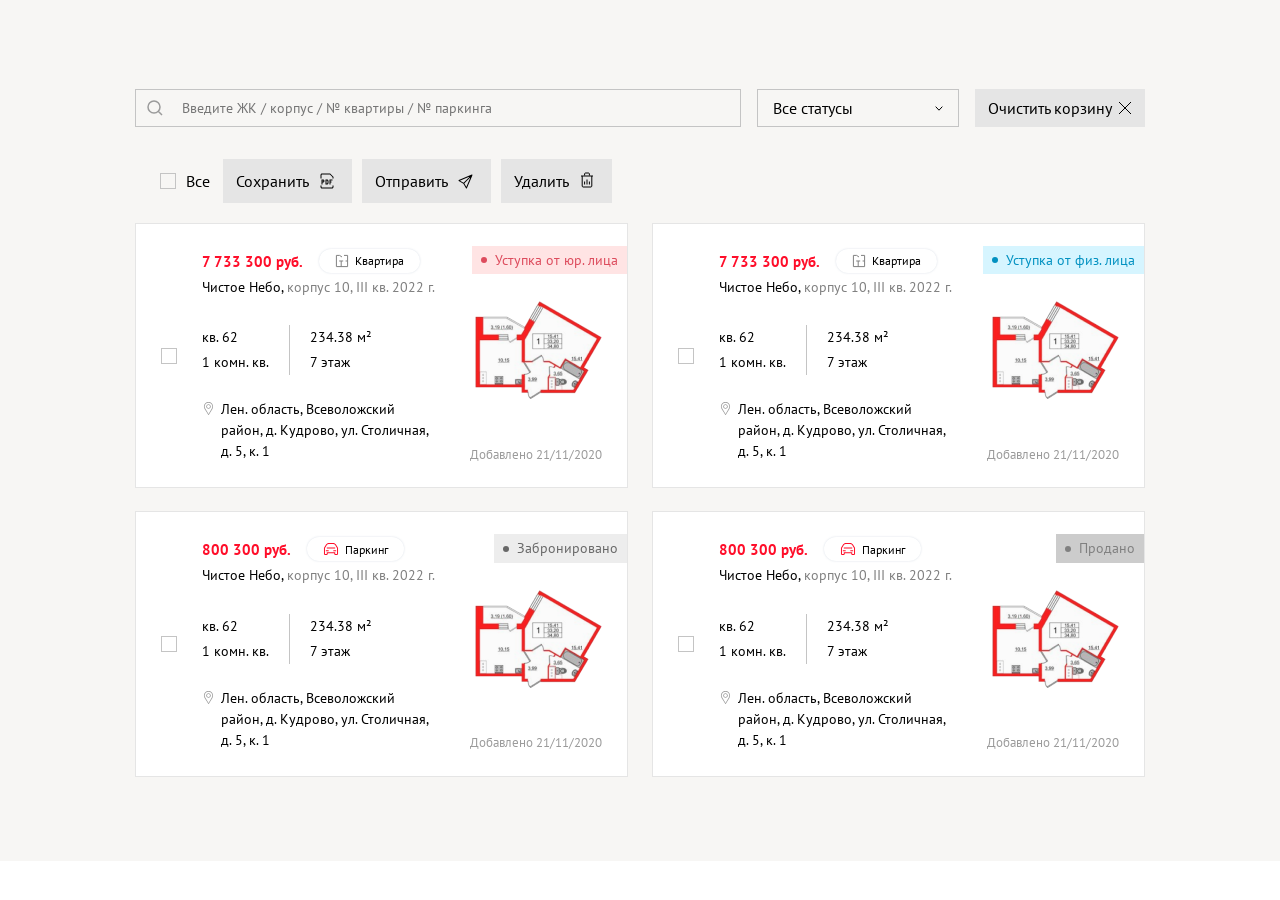
<file: index.html>
<!DOCTYPE html>
<html lang="ru">
<head>
    <meta charset="UTF-8">
    <meta http-equiv="X-UA-Compatible" content="IE=edge">
    <meta name="viewport" content="width=device-width, initial-scale=1.0">
    <link rel="preconnect" href="https://fonts.googleapis.com">
    <link rel="preconnect" href="https://fonts.gstatic.com" crossorigin>
    <link href="https://fonts.googleapis.com/css2?family=PT+Sans:wght@400;700&display=swap" rel="stylesheet">
    <link rel="stylesheet" href="css/normalize.css">
    <link rel="stylesheet" href="css/style.css">
    <title>Тестовое задание</title>
</head>
<body>

    <main class="main">
        <div class="container">
            <div class="nav"> 
                <div class="nav-search">
                    <input type="text" class="input nav-search__input" placeholder="Введите ЖК / корпус / № квартиры / № паркинга">
                    <div class="select">
                        <div class="select__header">
                            <span class="select__current">Все статусы</span>
                            <!-- /.select__current -->
                            <img src="img/nav/select.svg" alt="show/close icon" class="select__icon">
                        </div>
                        <!-- /.select__header -->
                        <div class="select__body">
                            <div class="select__item">
                                <label for="input-checkbox-5" class="input-checkbox__label">
                                    <input 
                                        type="checkbox" 
                                        id="input-checkbox-5"
                                        class="input-checbox__none">
                                    <span class="input__checkbox select__checkbox"></span>
                                    <span class="select__text">Забронировано</span>
                                </label>
                            </div>
                            <!-- /.select__item -->
                            <div class="select__item">
                                <label for="input-checkbox-6" class="input-checkbox__label">
                                    <input 
                                        type="checkbox" 
                                        id="input-checkbox-6"
                                        class="input-checbox__none">
                                    <span class="input__checkbox select__checkbox"></span>
                                    <span class="select__text">Продано</span>
                                </label>
                            </div>
                            <!-- /.select__item -->
                            <div class="select__item">
                                <label for="input-checkbox-7" class="input-checkbox__label">
                                    <input 
                                        type="checkbox" 
                                        id="input-checkbox-7"
                                        class="input-checbox__none">
                                    <span class="input__checkbox select__checkbox"></span>
                                    <span class="select__text">Активно</span>
                                </label>
                            </div>
                            <!-- /.select__item -->
                        </div>
                        <!-- /.select__body -->
                    </div>
                    <!-- /.select -->
                    <!-- <select class="nav-search__select">
                        <option value="Все статусы">Все статусы</option>
                        <option value="Забронировано">Забронировано</option>
                        <option value="Продано">Продано</option>
                        <option value="Активно">Активно</option>
                    </select> -->
                    <button class="button nav__button nav-search__button">Очистить корзину <img src="img/nav/clean.svg" alt="clean-icon"></button>
                    <!-- /.button nav__button -->
                </div>
                <!-- /.nav-search-panel -->
                <div class="nav-buttons">
                    <label for="input-checkbox-all" class="input-checkbox__label">
                        <input 
                            type="checkbox" 
                            id="input-checkbox-all"
                            class="nav-buttons__checkbox input-checbox__none">
                        <span class="nav-buttons__fake input__checkbox"></span>
                        <span class="nav-buttons__span">Все</span>
                    </label>
                    <button class="button nav__button nav-buttons__save">Сохранить <img src="img/nav/save.svg" alt="save-icon"></button>
                    <!-- /.button -->
                    <button class="button nav__button nav-buttons__send">Отправить <img src="img/nav/send.svg" alt="send-icon"></button>
                    <!-- /.button -->
                    <button class="button nav__button nav-buttons__remove">Удалить <img src="img/nav/bin.svg" alt="remove-icon"></button>
                    <!-- /.button -->
                </div>
                <!-- /.nav-buttons -->
            </div>
            <!-- /.nav -->
            <section class="plan">
                <div class="plan-item">
                    <div class="plan-item-header">
                        <span class="plan-item-header__price">7 733 300 руб.</span>
                        <!-- /.plan-item-header__price -->
                        <div class="plan-item-header__type">
                            <img src="img/plan/floorplan.svg" alt="plan-icon">
                            <span>Квартира</span>
                            <div class="plan-popup">Подземная встроенно-пристроенная</div>
                            <!-- /.plan-popup -->
                        </div>
                        <!-- /.plan-item-header__type -->
                    </div>
                    <!-- /.plan-item-header -->
                    <div class="plan-item__place">
                        <p><span>Чистое Небо,</span> корпус 10, III кв. 2022 г.</p>
                    </div>
                    <div class="plan-item-info">
                        <div class="plan-item-info-data">
                            <div class="plan-item-info-data__item">
                                <span>кв. 62</span>
                                <span>1 комн. кв.</span>
                            </div>
                            <div class="plan-item-info-data__item">
                                <span>234.38 м²</span>
                                <span>7 этаж</span>
                            </div>
                        </div>
                        <img src="img/plan/plan.png" alt="Планировка">
                    </div>
                    <!-- /.plan-item-info -->
                    <div class="plan-item-footer">
                        <div class="plan-item-footer__address">
                            <img src="img/plan/point.svg" alt="point-icon">
                            <span>Лен. область, Всеволожский район,
                                д. Кудрово, ул. Столичная, д. 5, к. 1</span>
                        </div>
                        <!-- /.plan-item-footer__address -->
                        <div class="plan-item-footer__date">
                            <span>Добавлено 21/11/2020</span>
                        </div>
                        <!-- /.plan-item-footer__date -->
                    </div>
                    <!-- /.plan-item-footer -->
                    <div class="plan-status plan-status-1">
                        <span></span>
                        <p>Уступка от юр. лица</p>
                    </div>

                    <label for="input-checkbox-1" class="input-checkbox__label plan__checkbox">
                        <input 
                            type="checkbox" 
                            id="input-checkbox-1"
                            class="input-checbox__none">
                        <span class="input__checkbox"></span>
                    </label>
                </div>
                <!-- /.plan-item -->

                <div class="plan-item">
                    <div class="plan-item-header">
                        <span class="plan-item-header__price">7 733 300 руб.</span>
                        <!-- /.plan-item-header__price -->
                        <div class="plan-item-header__type">
                            <img src="img/plan/floorplan.svg" alt="plan-icon">
                            <span>Квартира</span>
                            <div class="plan-popup">Подземная встроенно-пристроенная</div>
                            <!-- /.plan-popup -->
                        </div>
                        <!-- /.plan-item-header__type -->
                    </div>
                    <!-- /.plan-item-header -->
                    <div class="plan-item__place">
                        <p><span>Чистое Небо,</span> корпус 10, III кв. 2022 г.</p>
                    </div>
                    <div class="plan-item-info">
                        <div class="plan-item-info-data">
                            <div class="plan-item-info-data__item">
                                <span>кв. 62</span>
                                <span>1 комн. кв.</span>
                            </div>
                            <div class="plan-item-info-data__item">
                                <span>234.38 м²</span>
                                <span>7 этаж</span>
                            </div>
                        </div>
                        <img src="img/plan/plan.png" alt="Планировка">
                    </div>
                    <!-- /.plan-item-info -->
                    <div class="plan-item-footer">
                        <div class="plan-item-footer__address">
                            <img src="img/plan/point.svg" alt="point-icon">
                            <span>Лен. область, Всеволожский район,
                                д. Кудрово, ул. Столичная, д. 5, к. 1</span>
                        </div>
                        <!-- /.plan-item-footer__address -->
                        <div class="plan-item-footer__date">
                            <span>Добавлено 21/11/2020</span>
                        </div>
                        <!-- /.plan-item-footer__date -->
                    </div>
                    <!-- /.plan-item-footer -->
                    <div class="plan-status plan-status-2">
                        <span></span>
                        <p>Уступка от физ. лица</p>
                    </div>

                    <label for="input-checkbox-2" class="input-checkbox__label plan__checkbox">
                        <input 
                            type="checkbox" 
                            id="input-checkbox-2"
                            class="input-checbox__none">
                        <span class="input__checkbox"></span>
                    </label>
                </div>
                <!-- /.plan-item -->

                <div class="plan-item">
                    <div class="plan-item-header">
                        <span class="plan-item-header__price">800 300 руб.</span>
                        <!-- /.plan-item-header__price -->
                        <div class="plan-item-header__type">
                            <img src="img/plan/car.svg" alt="plan-icon">
                            <span>Паркинг</span>
                            <div class="plan-popup">Подземная встроенно-пристроенная</div>
                            <!-- /.plan-popup -->
                        </div>
                        <!-- /.plan-item-header__type -->
                    </div>
                    <!-- /.plan-item-header -->
                    <div class="plan-item__place">
                        <p><span>Чистое Небо,</span> корпус 10, III кв. 2022 г.</p>
                    </div>
                    <div class="plan-item-info">
                        <div class="plan-item-info-data">
                            <div class="plan-item-info-data__item">
                                <span>кв. 62</span>
                                <span>1 комн. кв.</span>
                            </div>
                            <div class="plan-item-info-data__item">
                                <span>234.38 м²</span>
                                <span>7 этаж</span>
                            </div>
                        </div>
                        <img src="img/plan/plan.png" alt="Планировка">
                    </div>
                    <!-- /.plan-item-info -->
                    <div class="plan-item-footer">
                        <div class="plan-item-footer__address">
                            <img src="img/plan/point.svg" alt="point-icon">
                            <span>Лен. область, Всеволожский район,
                                д. Кудрово, ул. Столичная, д. 5, к. 1</span>
                        </div>
                        <!-- /.plan-item-footer__address -->
                        <div class="plan-item-footer__date">
                            <span>Добавлено 21/11/2020</span>
                        </div>
                        <!-- /.plan-item-footer__date -->
                    </div>
                    <!-- /.plan-item-footer -->
                    <div class="plan-status plan-status-3">
                        <span></span>
                        <p>Забронировано</p>
                    </div>

                    <label for="input-checkbox-3" class="input-checkbox__label plan__checkbox">
                        <input 
                            type="checkbox" 
                            id="input-checkbox-3"
                            class="input-checbox__none">
                        <span class="input__checkbox"></span>
                    </label>
                </div>
                <!-- /.plan-item -->

                <div class="plan-item">
                    <div class="plan-item-header">
                        <span class="plan-item-header__price">800 300 руб.</span>
                        <!-- /.plan-item-header__price -->
                        <div class="plan-item-header__type">
                            <img src="img/plan/car.svg" alt="plan-icon">
                            <span>Паркинг</span>
                            <div class="plan-popup">Подземная встроенно-пристроенная</div>
                            <!-- /.plan-popup -->
                        </div>
                        <!-- /.plan-item-header__type -->
                    </div>
                    <!-- /.plan-item-header -->
                    <div class="plan-item__place">
                        <p><span>Чистое Небо,</span> корпус 10, III кв. 2022 г.</p>
                    </div>
                    <div class="plan-item-info">
                        <div class="plan-item-info-data">
                            <div class="plan-item-info-data__item">
                                <span>кв. 62</span>
                                <span>1 комн. кв.</span>
                            </div>
                            <div class="plan-item-info-data__item">
                                <span>234.38 м²</span>
                                <span>7 этаж</span>
                            </div>
                        </div>
                        <img src="img/plan/plan.png" alt="Планировка">
                    </div>
                    <!-- /.plan-item-info -->
                    <div class="plan-item-footer">
                        <div class="plan-item-footer__address">
                            <img src="img/plan/point.svg" alt="point-icon">
                            <span>Лен. область, Всеволожский район,
                                д. Кудрово, ул. Столичная, д. 5, к. 1</span>
                        </div>
                        <!-- /.plan-item-footer__address -->
                        <div class="plan-item-footer__date">
                            <span>Добавлено 21/11/2020</span>
                        </div>
                        <!-- /.plan-item-footer__date -->
                    </div>
                    <!-- /.plan-item-footer -->
                    <div class="plan-status plan-status-4">
                        <span></span>
                        <p>Продано</p>
                    </div>

                    <label for="input-checkbox-4" class="input-checkbox__label plan__checkbox">
                        <input 
                            type="checkbox" 
                            id="input-checkbox-4"
                            class="input-checbox__none">
                        <span class="input__checkbox"></span>
                    </label>
                </div>
                <!-- /.plan-item -->
            </section>
            <!-- /.plan -->
        </div>
        <!-- /.container -->
    </main>
    <!-- /.main -->
    
<script src="js//index.js"></script>
</body>
</html>
</file>
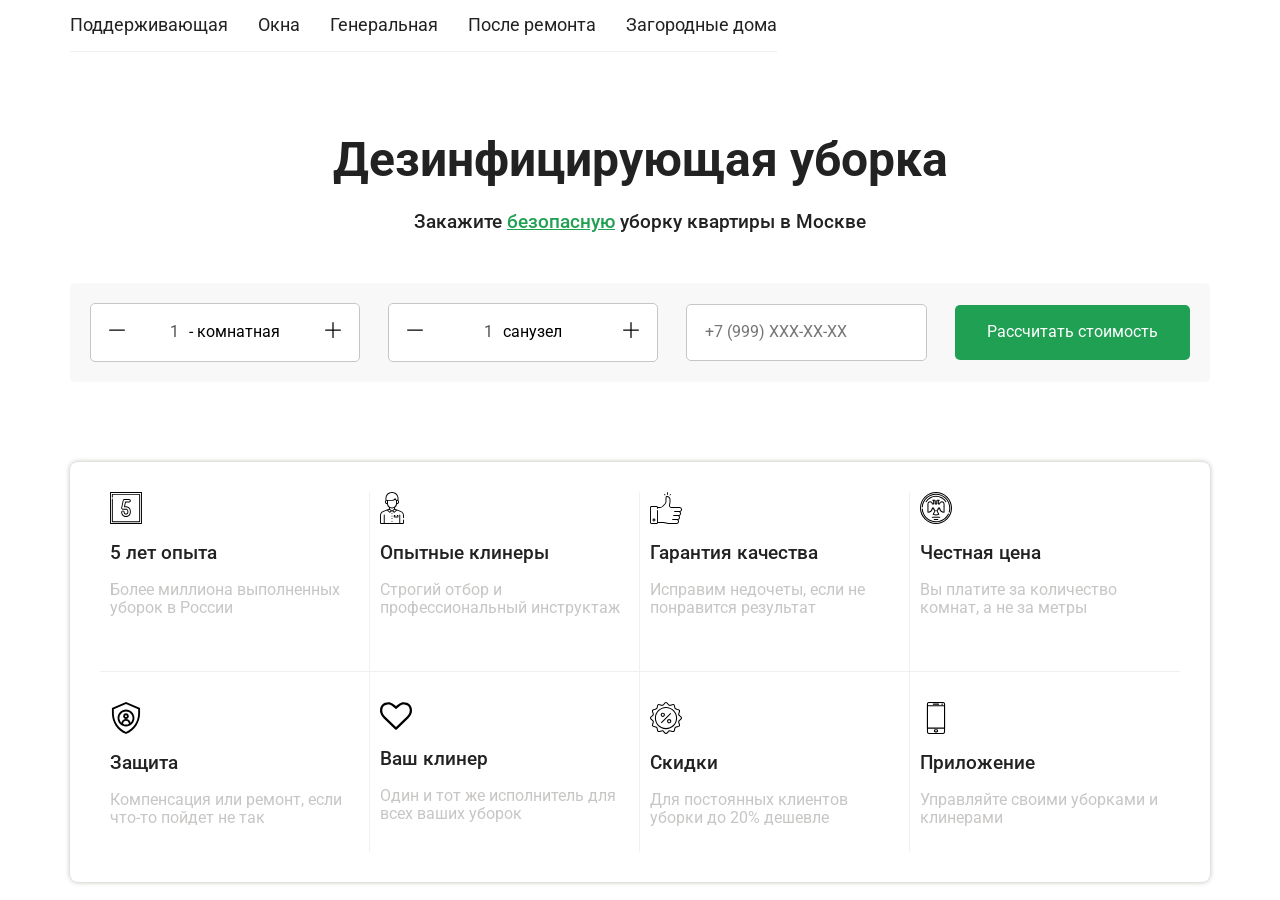
<file: src/index.html>
<!DOCTYPE html>
<html lang="ru">
<head>
    <meta charset="UTF-8">
    <meta name="viewport" content="width=device-width, initial-scale=1.0">
    <title>Test work</title>
    <link href="https://fonts.googleapis.com/css2?family=Roboto:wght@300;400;500;700&display=swap" rel="stylesheet">
    <link rel="stylesheet" href="css/normalize.css">
    <link rel="stylesheet" href="css/style.css">
</head>
<body>

<nav class="nav">
    <div class="container">
        <div class="nav-wrapper">
            <ul class="nav-menu">
                <li class="nav-menu__item"><a href="#">Поддерживающая</a></li>
                <!-- /.nav-menu__item -->
                <li class="nav-menu__item"><a href="#">Окна</a></li>
                <!-- /.nav-menu__item -->
                <li class="nav-menu__item"><a href="#">Генеральная</a></li>
                <!-- /.nav-menu__item -->
                <li class="nav-menu__item"><a href="#">После ремонта</a></li>
                <!-- /.nav-menu__item -->
                <li class="nav-menu__item"><a href="#">Загородные дома</a></li>
                <!-- /.nav-menu__item -->
            </ul>
            <!-- /.nav-menu -->
    
            <a href="" class="menu-btn"><span></span></a> <!-- /.menu-btn -->
        </div>
        <ul class="nav-mobile">
            <li class="nav-mobile__item"><a href="#">Поддерживающая</a></li>
            <!-- /.nav-mobile__item -->
            <li class="nav-mobile__item"><a href="#">Окна</a></li>
            <!-- /.nav-mobile__item -->
            <li class="nav-mobile__item"><a href="#">Генеральная</a></li>
            <!-- /.nav-mobile__item -->
            <li class="nav-mobile__item"><a href="#">После ремонта</a></li>
            <!-- /.nav-mobile__item -->
            <li class="nav-mobile__item"><a href="#">Загородные дома</a></li>
            <!-- /.nav-mobile__item -->
        </ul>
        <!-- /.nav-mobile -->
    </div>
    <!-- /.container -->
</nav>
<!-- /.nav -->
    
<section class="clean">
    <div class="container">
        <h2 class="clean__title">Дезинфицирующая уборка</h2>
        <!-- /.clean__title -->
        <h3 class="clean__subtitle">Закажите <span>безопасную</span> уборку квартиры в Москве</h3>
        <!-- /.clean__subtitle -->

        <form action="" class="clean-form" method="POST">
            <div class="input-room">
                <button class="minus-room"><img src="img/clean/minus.svg" alt="minus"></button>
                <div><input type="text" class="counter-room" value="1" disabled> - комнатная</div>
                <button class="plus-room"><img src="img/clean/plus.svg" alt="plus"></button>
            </div>
            <div class="input-bathroom">
                <button class="minus-bathroom"><img src="img/clean/minus.svg" alt="minus"></button>
                <div><input type="text" class="counter-bathroom" value="1" disabled> санузел</div>
                <button class="plus-bathroom"><img src="img/clean/plus.svg" alt="plus"></button>
            </div>
            <!-- /.input-bathroom -->
            <input type="tel" placeholder="+7 (999) XXX-XX-XX" required class="input-phone"> 
            <button class="button clean__button" type="submit">Рассчитать стоимость</button>
        </form>
        <!-- /.clean-form -->
    </div>
    <!-- /.container -->
</section>
<!-- /.clean -->

<section class="features">
    <div class="container">
        <div class="features-block">
            <div class="features-item">
                <img src="img/features/five.svg" alt="icon">
                <h3 class="features-item__title">5 лет опыта</h3>
                <!-- /.features-item__title -->
                <p class="features-item__descr">Более миллиона выполненных уборок в России</p>
                <!-- /.features-item__descr -->
            </div>
            <!-- /.features-item -->
            <div class="features-item">
                <img src="img/features/clenaner.svg" alt="icon">
                <h3 class="features-item__title">Опытные клинеры</h3>
                <!-- /.features-item__title -->
                <p class="features-item__descr">Строгий отбор и профессиональный инструктаж</p>
                <!-- /.features-item__descr -->
            </div>
            <!-- /.features-item -->
            <div class="features-item">
                <img src="img/features/thumbs-up.svg" alt="icon">
                <h3 class="features-item__title">Гарантия качества</h3>
                <!-- /.features-item__title -->
                <p class="features-item__descr">Исправим недочеты, если не понравится результат</p>
                <!-- /.features-item__descr -->
            </div>
            <!-- /.features-item -->
            <div class="features-item">
                <img src="img/features/russian-rouble.svg" alt="icon">
                <h3 class="features-item__title">Честная цена</h3>
                <!-- /.features-item__title -->
                <p class="features-item__descr">Вы платите за количество комнат, а не за метры</p>
                <!-- /.features-item__descr -->
            </div>
            <!-- /.features-item -->
            <div class="features-item">
                <img src="img/features/protection.svg" alt="icon">
                <h3 class="features-item__title">Защита</h3>
                <!-- /.features-item__title -->
                <p class="features-item__descr">Компенсация или ремонт, если что-то пойдет не так</p>
                <!-- /.features-item__descr -->
            </div>
            <!-- /.features-item -->
            <div class="features-item">
                <img src="img/features/heart.svg" alt="icon">
                <h3 class="features-item__title">Ваш клинер</h3>
                <!-- /.features-item__title -->
                <p class="features-item__descr">Один и тот же исполнитель для всех ваших уборок</p>
                <!-- /.features-item__descr -->
            </div>
            <!-- /.features-item -->
            <div class="features-item">
                <img src="img/features/discount.svg" alt="icon">
                <h3 class="features-item__title">Скидки</h3>
                <!-- /.features-item__title -->
                <p class="features-item__descr">Для постоянных клиентов уборки до 20% дешевле</p>
                <!-- /.features-item__descr -->
            </div>
            <!-- /.features-item -->
            <div class="features-item">
                <img src="img/features/smartphone.svg" alt="icon">
                <h3 class="features-item__title">Приложение</h3>
                <!-- /.features-item__title -->
                <p class="features-item__descr">Управляйте своими уборками и клинерами</p>
                <!-- /.features-item__descr -->
            </div>
            <!-- /.features-item -->
        </div>
        <!-- /.features-block -->
    </div>
    <!-- /.container -->
</section>
<!-- /.features -->


<script src="js/index.js"></script>
</body>
</html>
</file>
<file: css/style.css>
* {
  -webkit-box-sizing: border-box;
          box-sizing: border-box;
}

body {
  margin: 0;
  padding: 0;
  font-family: "PT Sans", sans-serif;
}

p {
  margin: 0;
  padding: 0;
}

.container {
  width: 1010px;
  max-width: 90%;
  margin: 0 auto;
}

.button {
  background-color: #E5E5E5;
  border: none;
  outline: none;
  padding: 10px 13px;
  display: -webkit-box;
  display: -ms-flexbox;
  display: flex;
  -webkit-box-pack: center;
      -ms-flex-pack: center;
          justify-content: center;
  -webkit-box-align: center;
      -ms-flex-align: center;
          align-items: center;
  cursor: pointer;
}
.button img {
  margin-left: 6px;
}

.input {
  border: 1px solid #C4C4C4;
  outline: none;
  color: #9B9B9B;
  font-size: 14px;
  padding: 10px 7px;
  background: url("../img/nav/search.svg") center left 7px no-repeat;
}

.input__checkbox {
  width: 16px;
  height: 16px;
  border: 1px solid #C4C4C4;
  display: -webkit-box;
  display: -ms-flexbox;
  display: flex;
  position: relative;
  cursor: pointer;
  -ms-flex-negative: 1;
      flex-shrink: 1;
}
.input__checkbox::before {
  content: "";
  position: absolute;
  width: 100%;
  height: 100%;
  background: #FCE66F url("../img/nav/checked.svg") center center no-repeat;
  opacity: 0;
  -webkit-transition: 0.2s;
  transition: 0.2s;
}

.input-checkbox__label {
  display: -webkit-box;
  display: -ms-flexbox;
  display: flex;
  -webkit-box-pack: start;
      -ms-flex-pack: start;
          justify-content: start;
  -webkit-box-align: center;
      -ms-flex-align: center;
          align-items: center;
  margin-right: 13px;
}

.input-checbox__none {
  display: none;
}

.input-checbox__none:checked + .input__checkbox::before {
  opacity: 1;
}

.choices {
  margin-bottom: 0;
  -ms-flex-preferred-size: 20%;
      flex-basis: 20%;
  font-size: 14px;
}

.choices__inner {
  background-color: transparent;
  border: 1px solid #C4C4C4;
  border-radius: 0px;
  font-size: 14px;
  overflow: hidden;
  min-height: auto;
  height: 38px;
}

.is-active + .choices__list--dropdown + .choices__list {
  border: none;
}

.nav-search {
  display: -webkit-box;
  display: -ms-flexbox;
  display: flex;
  -webkit-box-pack: justify;
      -ms-flex-pack: justify;
          justify-content: space-between;
  -webkit-box-align: center;
      -ms-flex-align: center;
          align-items: center;
}
.nav-search__input {
  padding-left: 46px;
  -ms-flex-preferred-size: 60%;
      flex-basis: 60%;
}
.nav-buttons {
  display: -webkit-box;
  display: -ms-flexbox;
  display: flex;
  -webkit-box-pack: start;
      -ms-flex-pack: start;
          justify-content: start;
  -webkit-box-align: center;
      -ms-flex-align: center;
          align-items: center;
  padding-left: 25px;
  margin-top: 32px;
}
.nav-buttons__checkbox {
  display: none;
}
.nav-buttons__span {
  margin-left: 10px;
}
.nav__button:not(:last-child) {
  margin-right: 10px;
}

.main {
  padding-top: 89px;
  padding-bottom: 84px;
  background-color: #F7F6F4;
}

.plan {
  margin-top: 20px;
  display: -webkit-box;
  display: -ms-flexbox;
  display: flex;
  -webkit-box-pack: justify;
      -ms-flex-pack: justify;
          justify-content: space-between;
  -ms-flex-item-align: start;
      -ms-grid-row-align: start;
      align-self: start;
  -ms-flex-wrap: wrap;
      flex-wrap: wrap;
  gap: 23px;
}
.plan-popup {
  position: absolute;
  top: 105%;
  margin-top: 6px;
  left: 30px;
  width: 100%;
  min-width: 270px;
  font-size: 14px;
  background-color: #2D2D2D;
  opacity: 0;
  -webkit-transition: 0.4s;
  transition: 0.4s;
  color: #ffffff;
  padding: 12px 18px;
  z-index: 100;
  text-align: center;
}
.plan-popup::before {
  content: "";
  position: absolute;
  background-color: #2D2D2D;
  opacity: 0.7;
  bottom: 70%;
  height: 16px;
  width: 16px;
  -webkit-transform: rotate(45deg);
          transform: rotate(45deg);
}
.plan-item {
  border: 1px solid black;
  padding: 20px;
  -ms-flex-preferred-size: calc(50% - 12px);
      flex-basis: calc(50% - 12px);
  border: 1px solid #E5E5E5;
  background-color: #ffffff;
  padding: 25px 25px 25px 66px;
  position: relative;
}
.plan-item-footer {
  display: -webkit-box;
  display: -ms-flexbox;
  display: flex;
  -webkit-box-pack: justify;
      -ms-flex-pack: justify;
          justify-content: space-between;
  -webkit-box-align: end;
      -ms-flex-align: end;
          align-items: flex-end;
}
.plan-item-footer__address {
  line-height: 150%;
  font-size: 14px;
  color: #000000;
  max-width: 235px;
  display: -webkit-box;
  display: -ms-flexbox;
  display: flex;
  -webkit-box-pack: start;
      -ms-flex-pack: start;
          justify-content: start;
  -webkit-box-align: start;
      -ms-flex-align: start;
          align-items: start;
}
.plan-item-footer__address img {
  margin-top: 3px;
  margin-right: 6px;
}
.plan-item-footer__date span {
  font-size: 13px;
  color: #9B9B9B;
}
.plan-item-header {
  display: -webkit-box;
  display: -ms-flexbox;
  display: flex;
  -webkit-box-pack: start;
      -ms-flex-pack: start;
          justify-content: start;
  -webkit-box-align: center;
      -ms-flex-align: center;
          align-items: center;
  margin-bottom: 6px;
}
.plan-item-header__type {
  display: -webkit-box;
  display: -ms-flexbox;
  display: flex;
  -webkit-box-pack: start;
      -ms-flex-pack: start;
          justify-content: start;
  -webkit-box-align: center;
      -ms-flex-align: center;
          align-items: center;
  padding: 5px 16px;
  border-radius: 32px;
  -webkit-box-shadow: 0px 0px 2px rgba(94, 119, 157, 0.25);
          box-shadow: 0px 0px 2px rgba(94, 119, 157, 0.25);
  cursor: pointer;
  position: relative;
}
.plan-item-header__type img {
  margin-right: 6px;
}
.plan-item-header__type span {
  font-size: 12px;
}
.plan-item-header__price {
  color: #FF0D29;
  font-size: 15px;
  font-weight: 700;
  margin-right: 16px;
}
.plan-item__place {
  font-size: 14px;
  color: #808080;
  margin-bottom: 6px;
}
.plan-item__place span {
  color: #000000;
}
.plan-item-info {
  display: -webkit-box;
  display: -ms-flexbox;
  display: flex;
  -webkit-box-pack: justify;
      -ms-flex-pack: justify;
          justify-content: space-between;
  -webkit-box-align: center;
      -ms-flex-align: center;
          align-items: center;
}
.plan-item-info-data {
  display: -webkit-box;
  display: -ms-flexbox;
  display: flex;
  -webkit-box-pack: start;
      -ms-flex-pack: start;
          justify-content: start;
  -webkit-box-align: start;
      -ms-flex-align: start;
          align-items: start;
}
.plan-item-info-data__item {
  display: -webkit-box;
  display: -ms-flexbox;
  display: flex;
  -webkit-box-pack: start;
      -ms-flex-pack: start;
          justify-content: start;
  -webkit-box-align: start;
      -ms-flex-align: start;
          align-items: start;
  -webkit-box-orient: vertical;
  -webkit-box-direction: normal;
      -ms-flex-direction: column;
          flex-direction: column;
}
.plan-item-info-data__item span {
  font-size: 14px;
  line-height: 25px;
}
.plan-item-info-data__item:not(:last-child) {
  padding-right: 20px;
  margin-right: 20px;
  border-right: 1px solid #C4C4C4;
}
.plan-status {
  position: absolute;
  top: 22px;
  right: 0px;
  padding: 6px 9px;
  display: -webkit-box;
  display: -ms-flexbox;
  display: flex;
  -webkit-box-pack: start;
      -ms-flex-pack: start;
          justify-content: start;
  -webkit-box-align: center;
      -ms-flex-align: center;
          align-items: center;
}
.plan-status p {
  font-size: 14px;
}
.plan-status span {
  display: -webkit-box;
  display: -ms-flexbox;
  display: flex;
  width: 6px;
  height: 6px;
  border-radius: 6px;
  margin-right: 8px;
}
.plan__checkbox {
  position: absolute;
  top: 50%;
  left: 25px;
  -webkit-transform: translateY(-50%);
          transform: translateY(-50%);
}

.plan-status-4 {
  background-color: #CCCCCC;
}
.plan-status-4 span {
  background-color: #808080;
}
.plan-status-4 p {
  color: #808080;
}

.plan-status-3 {
  background-color: #EDEDED;
}
.plan-status-3 span {
  background-color: #686868;
}
.plan-status-3 p {
  color: #686868;
}

.plan-status-2 {
  background-color: #D6F5FF;
}
.plan-status-2 span {
  background-color: #0291C1;
}
.plan-status-2 p {
  color: #0291C1;
}

.plan-status-1 {
  background-color: #FFE4E4;
}
.plan-status-1 span {
  background-color: #DD4C5D;
}
.plan-status-1 p {
  color: #DD4C5D;
}

.plan-item-header__type:hover .plan-popup {
  opacity: 0.7;
}

.select {
  -ms-flex-preferred-size: 20%;
      flex-basis: 20%;
}
.select__item {
  display: -webkit-box;
  display: -ms-flexbox;
  display: flex;
  -webkit-box-pack: start;
      -ms-flex-pack: start;
          justify-content: start;
  -webkit-box-align: center;
      -ms-flex-align: center;
          align-items: center;
  margin-bottom: 14px;
  position: relative;
}
.select__header {
  padding: 10px 15px;
  background-color: transparent;
  border: 1px solid #C4C4C4;
  cursor: pointer;
  display: -webkit-box;
  display: -ms-flexbox;
  display: flex;
  -webkit-box-pack: justify;
      -ms-flex-pack: justify;
          justify-content: space-between;
  -webkit-box-align: center;
      -ms-flex-align: center;
          align-items: center;
  height: 38px;
}
.select__body {
  padding: 20px 20px 10px 20px;
  background-color: #ffffff;
  position: absolute;
  margin-top: 6px;
  z-index: 20;
  -webkit-box-shadow: 0px 20px 25px -5px rgba(26, 32, 44, 0.1), 0px 10px 10px -5px rgba(26, 32, 44, 0.04);
          box-shadow: 0px 20px 25px -5px rgba(26, 32, 44, 0.1), 0px 10px 10px -5px rgba(26, 32, 44, 0.04);
  opacity: 0;
  -webkit-transition: 0.3s;
  transition: 0.3s;
}
.select__checkbox {
  margin-right: 15px;
}
.select__text {
  -webkit-transition: 0.3s;
  transition: 0.3s;
  cursor: pointer;
}
.select__text:hover {
  color: #FF0D29;
}
.select__icon {
  -webkit-transition: 0.2s;
  transition: 0.2s;
}

.select-body__active {
  opacity: 1;
}

.select-icon__rotate {
  -webkit-transform: rotate(180deg);
          transform: rotate(180deg);
}
</file>
<file: src/css/style.css>
html {
  font-size: 16px;
}

body {
  padding: 0;
  margin: 0;
  font-family: "Roboto", sans-serif;
}

* {
  -webkit-box-sizing: border-box;
          box-sizing: border-box;
}

.container {
  max-width: 1140px;
  margin: 0 auto;
  width: 95%;
}

.button {
  background-color: #20A053;
  border-radius: 5px;
  padding: 18px 32px;
  border: none;
  color: #ffffff;
  cursor: pointer;
  -webkit-transition: 0.3s;
  transition: 0.3s;
}
.button:hover {
  background-color: #24b55e;
}

ul {
  padding: 0;
  margin: 0;
  list-style: none;
}

a {
  text-decoration: none;
}

h1, h2, h3, h4, h5, h6 {
  margin: 0;
  padding: 0;
}

input {
  border: 1px solid #C7C6C4;
  border-radius: 5px;
  padding: 18px;
}
input:focus {
  color: #20A053;
}

.nav {
  padding-top: 15px;
}
.nav-wrapper {
  display: -webkit-box;
  display: -ms-flexbox;
  display: flex;
  -webkit-box-pack: justify;
      -ms-flex-pack: justify;
          justify-content: space-between;
  -webkit-box-align: center;
      -ms-flex-align: center;
          align-items: center;
}
.nav-menu {
  padding-bottom: 15px;
  border-bottom: 1px solid #f0f0f0;
  display: -webkit-box;
  display: -ms-flexbox;
  display: flex;
  -webkit-box-pack: start;
      -ms-flex-pack: start;
          justify-content: start;
  -webkit-box-align: center;
      -ms-flex-align: center;
          align-items: center;
}
.nav-menu__item:not(:last-child) {
  margin-right: 30px;
}
.nav-menu__item a {
  font-size: 1.125rem;
  color: #222222;
  -webkit-transition: 0.3s;
  transition: 0.3s;
}
.nav-menu__item a:hover {
  color: #20A053;
}
.nav-mobile {
  display: none;
  -webkit-box-pack: center;
      -ms-flex-pack: center;
          justify-content: center;
  -webkit-box-align: center;
      -ms-flex-align: center;
          align-items: center;
  -webkit-box-orient: vertical;
  -webkit-box-direction: normal;
      -ms-flex-direction: column;
          flex-direction: column;
  padding-top: 50px;
  padding-bottom: 30px;
  border-bottom: 1px solid #f0f0f0;
}
.nav-mobile__item:not(:last-child) {
  margin-bottom: 20px;
}
.nav-mobile__item a {
  font-size: 1.125rem;
  color: #222222;
  -webkit-transition: 0.3s;
  transition: 0.3s;
}
.nav-mobile__item a:hover {
  color: #20A053;
}
.nav .menu-btn {
  display: -webkit-box;
  display: -ms-flexbox;
  display: flex;
  -webkit-box-pack: center;
      -ms-flex-pack: center;
          justify-content: center;
  -webkit-box-align: center;
      -ms-flex-align: center;
          align-items: center;
  display: none;
}
.nav .menu-btn span {
  width: 30px;
  height: 2px;
  background-color: #20A053;
}
.nav .menu-btn span::after {
  content: "";
  -webkit-transition: 0.3s;
  transition: 0.3s;
  display: block;
  width: 30px;
  height: 2px;
  background-color: #20A053;
  -webkit-transform: translateY(6px);
          transform: translateY(6px);
}
.nav .menu-btn span::before {
  content: "";
  -webkit-transition: 0.3s;
  transition: 0.3s;
  display: block;
  width: 30px;
  height: 2px;
  background-color: #20A053;
  -webkit-transform: translateY(-9px);
          transform: translateY(-9px);
}

.menu-btn.active-menu-btn span {
  height: 0;
}
.menu-btn.active-menu-btn span::after {
  content: "";
  display: block;
  width: 30px;
  height: 2px;
  background-color: #20A053;
  -webkit-transform: translateY(0px) rotate(45deg);
          transform: translateY(0px) rotate(45deg);
}
.menu-btn.active-menu-btn span::before {
  content: "";
  display: block;
  width: 30px;
  height: 2px;
  background-color: #20A053;
  -webkit-transform: translateY(2px) rotate(-45deg);
          transform: translateY(2px) rotate(-45deg);
}

.nav-mobile.active-menu {
  display: -webkit-box;
  display: -ms-flexbox;
  display: flex;
}

@media (min-width: 320px) and (max-width: 768px) {
  .nav .menu-btn {
    display: -webkit-box;
    display: -ms-flexbox;
    display: flex;
    margin-left: auto;
  }
  .nav-menu {
    display: none;
  }
}
.clean {
  padding-top: 80px;
  padding-bottom: 80px;
  background-color: #ffffff;
}
.clean-form {
  margin-top: 50px;
  padding: 20px;
  border-radius: 5px;
  display: -webkit-box;
  display: -ms-flexbox;
  display: flex;
  -webkit-box-pack: justify;
      -ms-flex-pack: justify;
          justify-content: space-between;
  -webkit-box-align: center;
      -ms-flex-align: center;
          align-items: center;
  background-color: #f8f8f8;
}
.clean-form .input-room {
  border: 1px solid #C7C6C4;
  border-radius: 5px;
  padding: 18px;
  display: -webkit-box;
  display: -ms-flexbox;
  display: flex;
  -webkit-box-pack: justify;
      -ms-flex-pack: justify;
          justify-content: space-between;
  -webkit-box-align: center;
      -ms-flex-align: center;
          align-items: center;
  width: 270px;
  background-color: #ffffff;
}
.clean-form .input-room div {
  margin: 0px 30px;
}
.clean-form .input-room div .counter-room {
  border: none;
  outline: none;
  padding: 0;
  background-color: #ffffff;
  width: 15px;
}
.clean-form .input-room button {
  background-color: transparent;
  border: none;
  padding: 0;
  cursor: pointer;
  outline: none;
}
.clean-form .input-bathroom {
  border: 1px solid #C7C6C4;
  border-radius: 5px;
  padding: 18px;
  display: -webkit-box;
  display: -ms-flexbox;
  display: flex;
  -webkit-box-pack: justify;
      -ms-flex-pack: justify;
          justify-content: space-between;
  -webkit-box-align: center;
      -ms-flex-align: center;
          align-items: center;
  width: 270px;
  background-color: #ffffff;
}
.clean-form .input-bathroom div {
  margin: 0px 30px;
}
.clean-form .input-bathroom div .counter-bathroom {
  border: none;
  outline: none;
  padding: 0;
  background-color: #ffffff;
  width: 15px;
}
.clean-form .input-bathroom button {
  background-color: transparent;
  border: none;
  padding: 0;
  cursor: pointer;
  outline: none;
}
.clean__title {
  text-align: center;
  font-size: 3rem;
  margin-bottom: 25px;
  font-weight: 700;
  color: #222222;
}
.clean__subtitle {
  font-weight: 500;
  color: #222222;
  text-align: center;
}
.clean__subtitle span {
  text-decoration: underline;
  color: #20A053;
}

@media (min-width: 320px) and (max-width: 768px) {
  .clean__title {
    font-size: 2rem;
  }
  .clean__subtitle {
    font-size: 1rem;
  }
}
@media (min-width: 320px) and (max-width: 1120px) {
  .clean-form {
    -ms-flex-wrap: wrap;
        flex-wrap: wrap;
  }
  .clean-form .input-room {
    -ms-flex-preferred-size: 48%;
        flex-basis: 48%;
    margin-bottom: 30px;
  }
  .clean-form .input-bathroom {
    -ms-flex-preferred-size: 48%;
        flex-basis: 48%;
    margin-bottom: 30px;
  }
  .clean-form .input-phone {
    -ms-flex-preferred-size: 48%;
        flex-basis: 48%;
  }
  .clean__button {
    -ms-flex-preferred-size: 48%;
        flex-basis: 48%;
  }
}
@media (min-width: 320px) and (max-width: 576px) {
  .clean-form .input-room {
    -ms-flex-preferred-size: 100%;
        flex-basis: 100%;
  }
  .clean-form .input-bathroom {
    -ms-flex-preferred-size: 100%;
        flex-basis: 100%;
  }
  .clean-form .input-phone {
    -ms-flex-preferred-size: 100%;
        flex-basis: 100%;
    margin-bottom: 30px;
  }
  .clean__button {
    -ms-flex-preferred-size: 100%;
        flex-basis: 100%;
  }
}
.features-block {
  padding: 30px;
  background-color: #ffffff;
  border-radius: 8px;
  -webkit-box-shadow: 0px 0px 5px 0px rgba(34, 34, 2, 0.32);
          box-shadow: 0px 0px 5px 0px rgba(34, 34, 2, 0.32);
  display: -webkit-box;
  display: -ms-flexbox;
  display: flex;
  -ms-flex-wrap: wrap;
      flex-wrap: wrap;
  -webkit-box-pack: justify;
      -ms-flex-pack: justify;
          justify-content: space-between;
  -webkit-box-align: start;
      -ms-flex-align: start;
          align-items: start;
}
.features-item {
  padding-left: 10px;
  -ms-flex-preferred-size: 25%;
      flex-basis: 25%;
  padding-right: 10px;
  min-height: 180px;
}
.features-item__title {
  font-weight: 500;
  color: #222222;
  margin-top: 15px;
  margin-bottom: 10px;
}
.features-item__descr {
  font-size: 1rem;
  color: #C7C6C4;
}
.features-item:not(:nth-child(4)) {
  border-right: 1px solid #f0f0f0;
}
.features-item:nth-child(8) {
  border-right: 0;
}
.features-item:nth-child(1) {
  border-bottom: 1px solid #f0f0f0;
  padding-bottom: 20px;
}
.features-item:nth-child(2) {
  border-bottom: 1px solid #f0f0f0;
  padding-bottom: 20px;
}
.features-item:nth-child(3) {
  border-bottom: 1px solid #f0f0f0;
  padding-bottom: 20px;
}
.features-item:nth-child(4) {
  border-bottom: 1px solid #f0f0f0;
  padding-bottom: 20px;
}
.features-item:nth-child(5) {
  padding-top: 30px;
}
.features-item:nth-child(6) {
  padding-top: 30px;
}
.features-item:nth-child(7) {
  padding-top: 30px;
}
.features-item:nth-child(8) {
  padding-top: 30px;
}

@media (min-width: 320px) and (max-width: 992px) {
  .features-item {
    -ms-flex-preferred-size: 45%;
        flex-basis: 45%;
  }
  .features-item:nth-child(1) {
    border: none;
  }
  .features-item:nth-child(2) {
    border: none;
  }
  .features-item:nth-child(3) {
    border: none;
  }
  .features-item:nth-child(4) {
    border: none;
  }
  .features-item:nth-child(5) {
    border: none;
  }
  .features-item:nth-child(6) {
    border: none;
  }
  .features-item:nth-child(7) {
    border: none;
  }
  .features-item:nth-child(8) {
    border: none;
  }
}
@media (min-width: 320px) and (max-width: 576px) {
  .features-item {
    -ms-flex-preferred-size: 100%;
        flex-basis: 100%;
    max-height: auto;
  }
  .features-item:nth-child(1) {
    padding-bottom: 0px;
  }
  .features-item:nth-child(2) {
    padding-bottom: 0px;
  }
  .features-item:nth-child(3) {
    padding-bottom: 0px;
  }
  .features-item:nth-child(4) {
    padding-bottom: 0px;
  }
  .features-item:nth-child(5) {
    padding-top: 0px;
  }
  .features-item:nth-child(6) {
    padding-top: 0px;
  }
  .features-item:nth-child(7) {
    padding-top: 0px;
  }
  .features-item:nth-child(8) {
    padding-top: 0px;
  }
}
</file>
